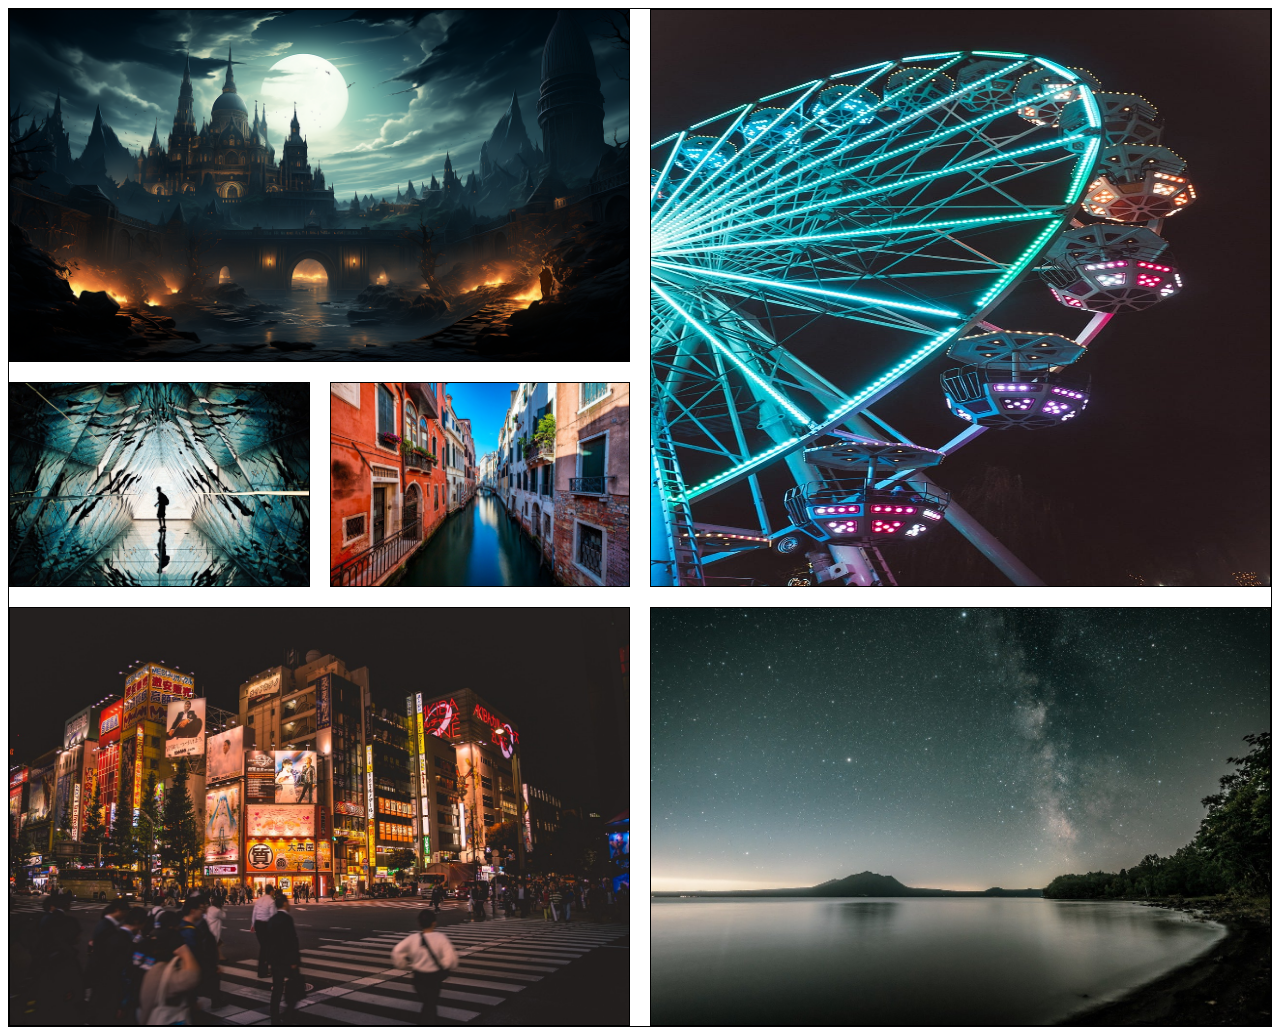
<file: css_advanced/css3_advanced.html>
<!DOCTYPE html>
<html lang="en">
<head>
    <meta charset="UTF-8">
    <meta name="viewport" content="width=device-width, initial-scale=1.0">
    <title>Document</title>
    <link rel="stylesheet" href="./css/css3_advanced.css">
</head>
<body>
    
    <div class="grid-container">
        <div class="grid1"><img src="./img/bild1.png" alt="town1"></div>
        <div class="grid2"><img src="./img/bild2.jpg" alt="town2"></div>
        <div class="grid3"><img src="./img/bild3.jpg" alt="town3"></div>
        <div class="grid4"><img src="./img/bild4.jpg" alt="town4"></div>
        <div class="grid5"><img src="./img/bild5.jpg" alt="town5"></div>
        <div class="grid6"><img src="./img/bild6.jpg" alt="town6"></div>
    </div>
    
</body>
</html>
</file>
<file: css_advanced/css/css3_advanced.css>
.grid-container {
    display: grid;
    grid-template-columns: repeat(4, 1fr);
    grid-template-rows: repeat(3, 1fr);
    aspect-ratio: 2/1;
    gap: 20px;
    border: 1px solid black;
    grid-template-areas: 
    "one one  two two"
    "three four two two"
    "five five six six";
}

.grid-container div {
    border: solid black 1px;
}

img{
    height: 100%;
    width: 100%;
}

.grid1 {
    grid-area: one;
}

.grid2 {
    grid-area: two;
}

.grid3 {
    grid-area: three;
}

.grid4 {
    grid-area: four;
}

.grid5 {
    grid-area: five;
}

.grid6 {
    grid-area: six;
}
</file>
